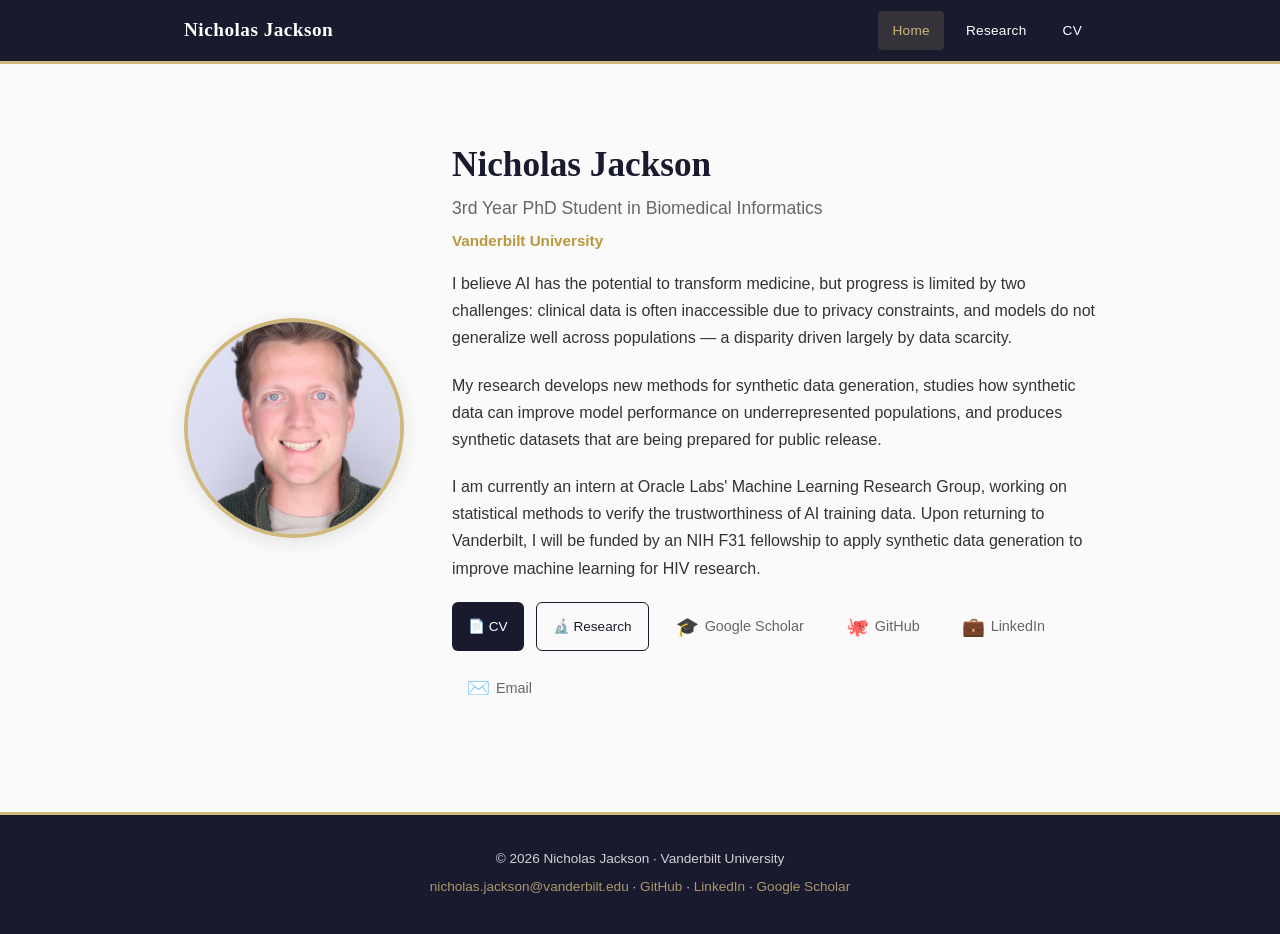
<file: index.html>
<!DOCTYPE html>
<html lang="en">
<head>
  <meta charset="UTF-8">
  <meta name="viewport" content="width=device-width, initial-scale=1.0">
  <meta name="description" content="Nicholas Jackson — 3rd Year PhD Student in Biomedical Informatics at Vanderbilt University. Research in synthetic data, federated learning, and AI fairness.">
  <title>Nicholas Jackson | 3rd Year PhD Student in Biomedical Informatics</title>
  <link rel="stylesheet" href="css/style.css">
  <link rel="icon" href="data:image/svg+xml,<svg xmlns='http://www.w3.org/2000/svg' viewBox='0 0 100 100'><text y='0.9em' font-size='90'>NJ</text></svg>">
</head>
<body>
  <!-- Navigation -->
  <nav>
    <div class="nav-inner">
      <a href="index.html" class="nav-logo">Nicholas Jackson</a>
      <button class="nav-toggle" aria-label="Toggle navigation menu">☰</button>
      <div class="nav-links">
        <a href="index.html">Home</a>
        <a href="publications.html">Research</a>
        <a href="cv/index.html">CV</a>
      </div>
    </div>
  </nav>

  <!-- Main Content -->
  <main>
    <div class="container">
      <!-- Hero Section -->
      <section class="hero">
        <div class="hero-image">
          <img src="headshot.jpg" alt="Nicholas Jackson headshot">
        </div>
        <div class="hero-text">
          <h1>Nicholas Jackson</h1>
          <p class="title">3rd Year PhD Student in Biomedical Informatics</p>
          <p class="affiliation">Vanderbilt University</p>
          <p class="intro">
            I believe AI has the potential to transform medicine, but progress is limited by two challenges: clinical data is often inaccessible due to privacy constraints, and models do not generalize well across populations — a disparity driven largely by data scarcity.
          </p>
          <p class="intro">
            My research develops new methods for synthetic data generation, studies how synthetic data can improve model performance on underrepresented populations, and produces synthetic datasets that are being prepared for public release.
          </p>
          <p class="intro">
            I am currently an intern at Oracle Labs' Machine Learning Research Group, working on statistical methods to verify the trustworthiness of AI training data. Upon returning to Vanderbilt, I will be funded by an NIH F31 fellowship to apply synthetic data generation to improve machine learning for HIV research.
          </p>
          <div class="hero-links">
            <a href="cv/index.html" class="btn-primary">📄 CV</a>
            <a href="publications.html" class="btn-outline">🔬 Research</a>
            <a href="https://scholar.google.com/citations?user=ve19UQsAAAAJ&hl=en&authuser=1" class="btn-icon" target="_blank" rel="noopener"><span class="icon">🎓</span> Google Scholar</a>
            <a href="https://github.com/nicholas-j-jackson" class="btn-icon" target="_blank" rel="noopener"><span class="icon">🐙</span> GitHub</a>
            <a href="https://www.linkedin.com/in/nicholas-jackson-b7a621195/" class="btn-icon" target="_blank" rel="noopener"><span class="icon">💼</span> LinkedIn</a>
            <a href="mailto:nicholas.jackson@vanderbilt.edu" class="btn-icon"><span class="icon">✉️</span> Email</a>
          </div>
        </div>
      </section>
    </div>
  </main>

  <!-- Footer -->
  <footer>
    <div class="footer-inner">
      <p>© 2026 Nicholas Jackson · Vanderbilt University</p>
      <p>
        <a href="mailto:nicholas.jackson@vanderbilt.edu">nicholas.jackson@vanderbilt.edu</a>
        ·
        <a href="https://github.com/nicholas-j-jackson" target="_blank" rel="noopener">GitHub</a>
        ·
        <a href="https://www.linkedin.com/in/nicholas-jackson-b7a621195/" target="_blank" rel="noopener">LinkedIn</a>
        ·
        <a href="https://scholar.google.com/citations?user=ve19UQsAAAAJ&hl=en&authuser=1" target="_blank" rel="noopener">Google Scholar</a>
      </p>
    </div>
  </footer>

  <script src="js/main.js"></script>
</body>
</html>
</file>
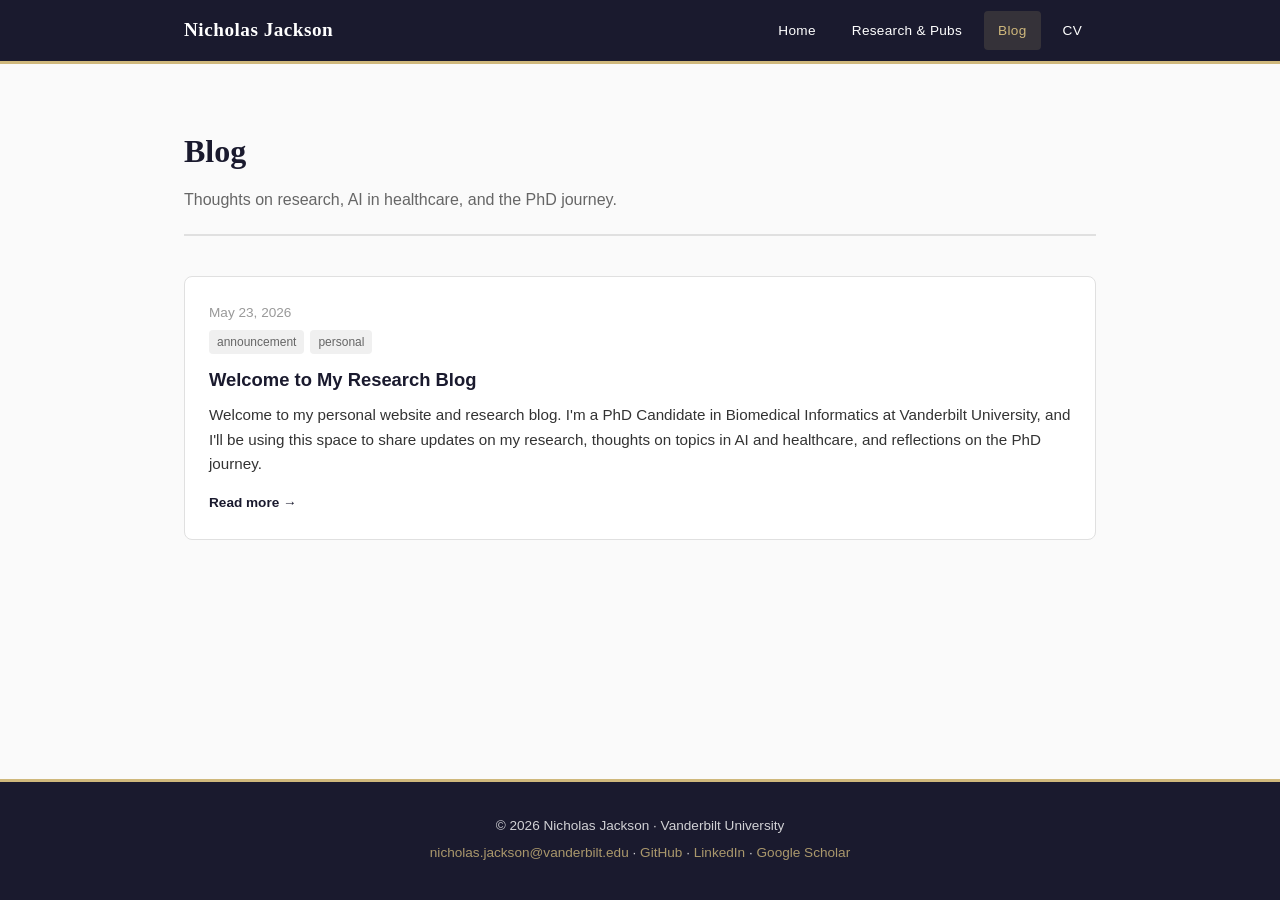
<file: blog/index.html>
<!DOCTYPE html>
<html lang="en">
<head>
  <meta charset="UTF-8">
  <meta name="viewport" content="width=device-width, initial-scale=1.0">
  <meta name="description" content="Blog — Nicholas Jackson, Vanderbilt Biomedical Informatics">
  <title>Blog | Nicholas Jackson</title>
  <link rel="stylesheet" href="../css/style.css">
  <link rel="icon" href="data:image/svg+xml,<svg xmlns='http://www.w3.org/2000/svg' viewBox='0 0 100 100'><text y='0.9em' font-size='90'>NJ</text></svg>">
</head>
<body>
  <nav>
    <div class="nav-inner">
      <a href="../index.html" class="nav-logo">Nicholas Jackson</a>
      <button class="nav-toggle" aria-label="Toggle navigation menu">☰</button>
      <div class="nav-links">
        <a href="../index.html">Home</a>
        <a href="../publications.html">Research & Pubs</a>
        <a href="index.html">Blog</a>
        <a href="../cv/index.html">CV</a>
      </div>
    </div>
  </nav>

  <main>
    <div class="container">
      <div class="page-header">
        <h1>Blog</h1>
        <p>Thoughts on research, AI in healthcare, and the PhD journey.</p>
      </div>

      <div id="blog-posts">
        <p>Loading posts...</p>
      </div>
    </div>
  </main>

  <footer>
    <div class="footer-inner">
      <p>© 2026 Nicholas Jackson · Vanderbilt University</p>
      <p>
        <a href="mailto:nicholas.jackson@vanderbilt.edu">nicholas.jackson@vanderbilt.edu</a>
        ·
        <a href="https://github.com/nicholas-j-jackson" target="_blank" rel="noopener">GitHub</a>
        ·
        <a href="https://www.linkedin.com/in/nicholas-jackson-b7a621195/" target="_blank" rel="noopener">LinkedIn</a>
        ·
        <a href="https://scholar.google.com/citations?user=ve19UQsAAAAJ&hl=en&authuser=1" target="_blank" rel="noopener">Google Scholar</a>
      </p>
    </div>
  </footer>

  <script src="../js/main.js"></script>
  <script src="../js/blog.js"></script>
</body>
</html>
</file>
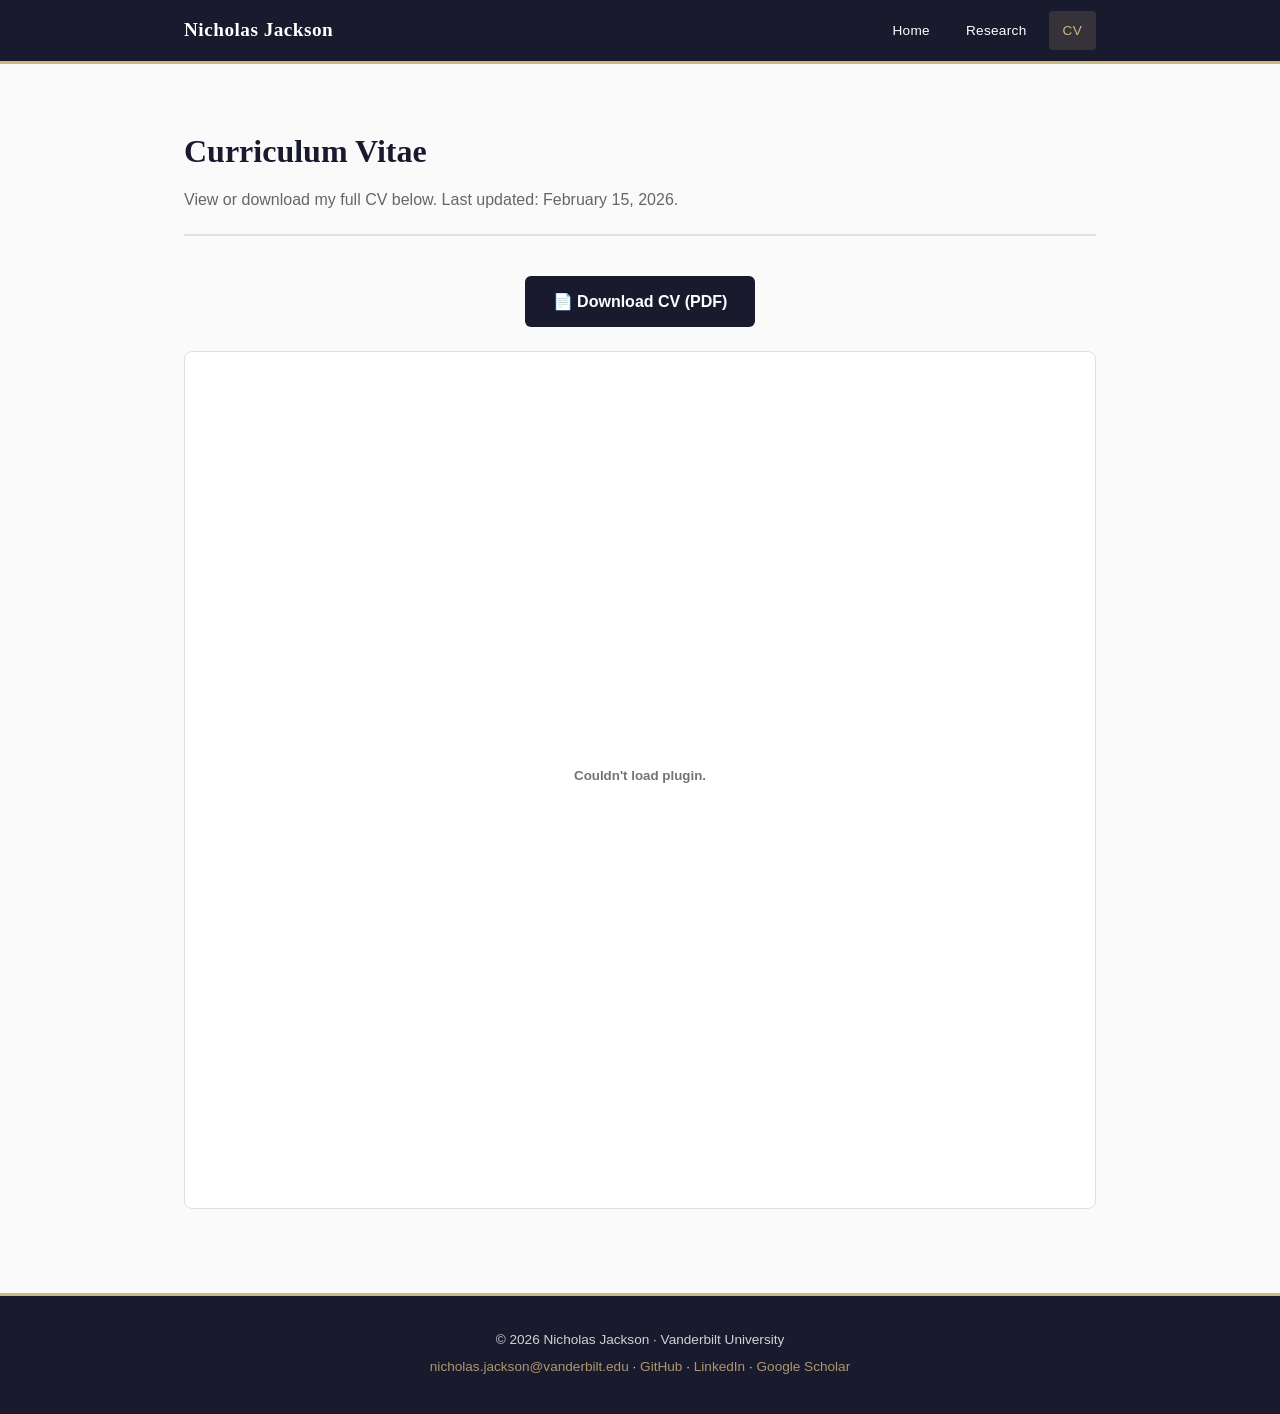
<file: cv/index.html>
<!DOCTYPE html>
<html lang="en">
<head>
  <meta charset="UTF-8">
  <meta name="viewport" content="width=device-width, initial-scale=1.0">
  <meta name="description" content="CV — Nicholas Jackson, 3rd Year PhD Student in Biomedical Informatics at Vanderbilt University">
  <title>CV | Nicholas Jackson</title>
  <link rel="stylesheet" href="../css/style.css">
  <link rel="icon" href="data:image/svg+xml,<svg xmlns='http://www.w3.org/2000/svg' viewBox='0 0 100 100'><text y='0.9em' font-size='90'>NJ</text></svg>">
</head>
<body>
  <nav>
    <div class="nav-inner">
      <a href="../index.html" class="nav-logo">Nicholas Jackson</a>
      <button class="nav-toggle" aria-label="Toggle navigation menu">☰</button>
      <div class="nav-links">
        <a href="../index.html">Home</a>
        <a href="../publications.html">Research</a>
        <a href="index.html">CV</a>
      </div>
    </div>
  </nav>

  <main>
    <div class="container">
      <div class="page-header">
        <h1>Curriculum Vitae</h1>
        <p>View or download my full CV below. Last updated: February 15, 2026.</p>
      </div>

      <div class="cv-download">
        <a href="../CV.pdf" target="_blank">📄 Download CV (PDF)</a>
      </div>

      <div class="cv-embed">
        <embed src="../CV.pdf" type="application/pdf">
      </div>
    </div>
  </main>

  <footer>
    <div class="footer-inner">
      <p>© 2026 Nicholas Jackson · Vanderbilt University</p>
      <p>
        <a href="mailto:nicholas.jackson@vanderbilt.edu">nicholas.jackson@vanderbilt.edu</a>
        ·
        <a href="https://github.com/nicholas-j-jackson" target="_blank" rel="noopener">GitHub</a>
        ·
        <a href="https://www.linkedin.com/in/nicholas-jackson-b7a621195/" target="_blank" rel="noopener">LinkedIn</a>
        ·
        <a href="https://scholar.google.com/citations?user=ve19UQsAAAAJ&hl=en&authuser=1" target="_blank" rel="noopener">Google Scholar</a>
      </p>
    </div>
  </footer>

  <script src="../js/main.js"></script>
</body>
</html>
</file>
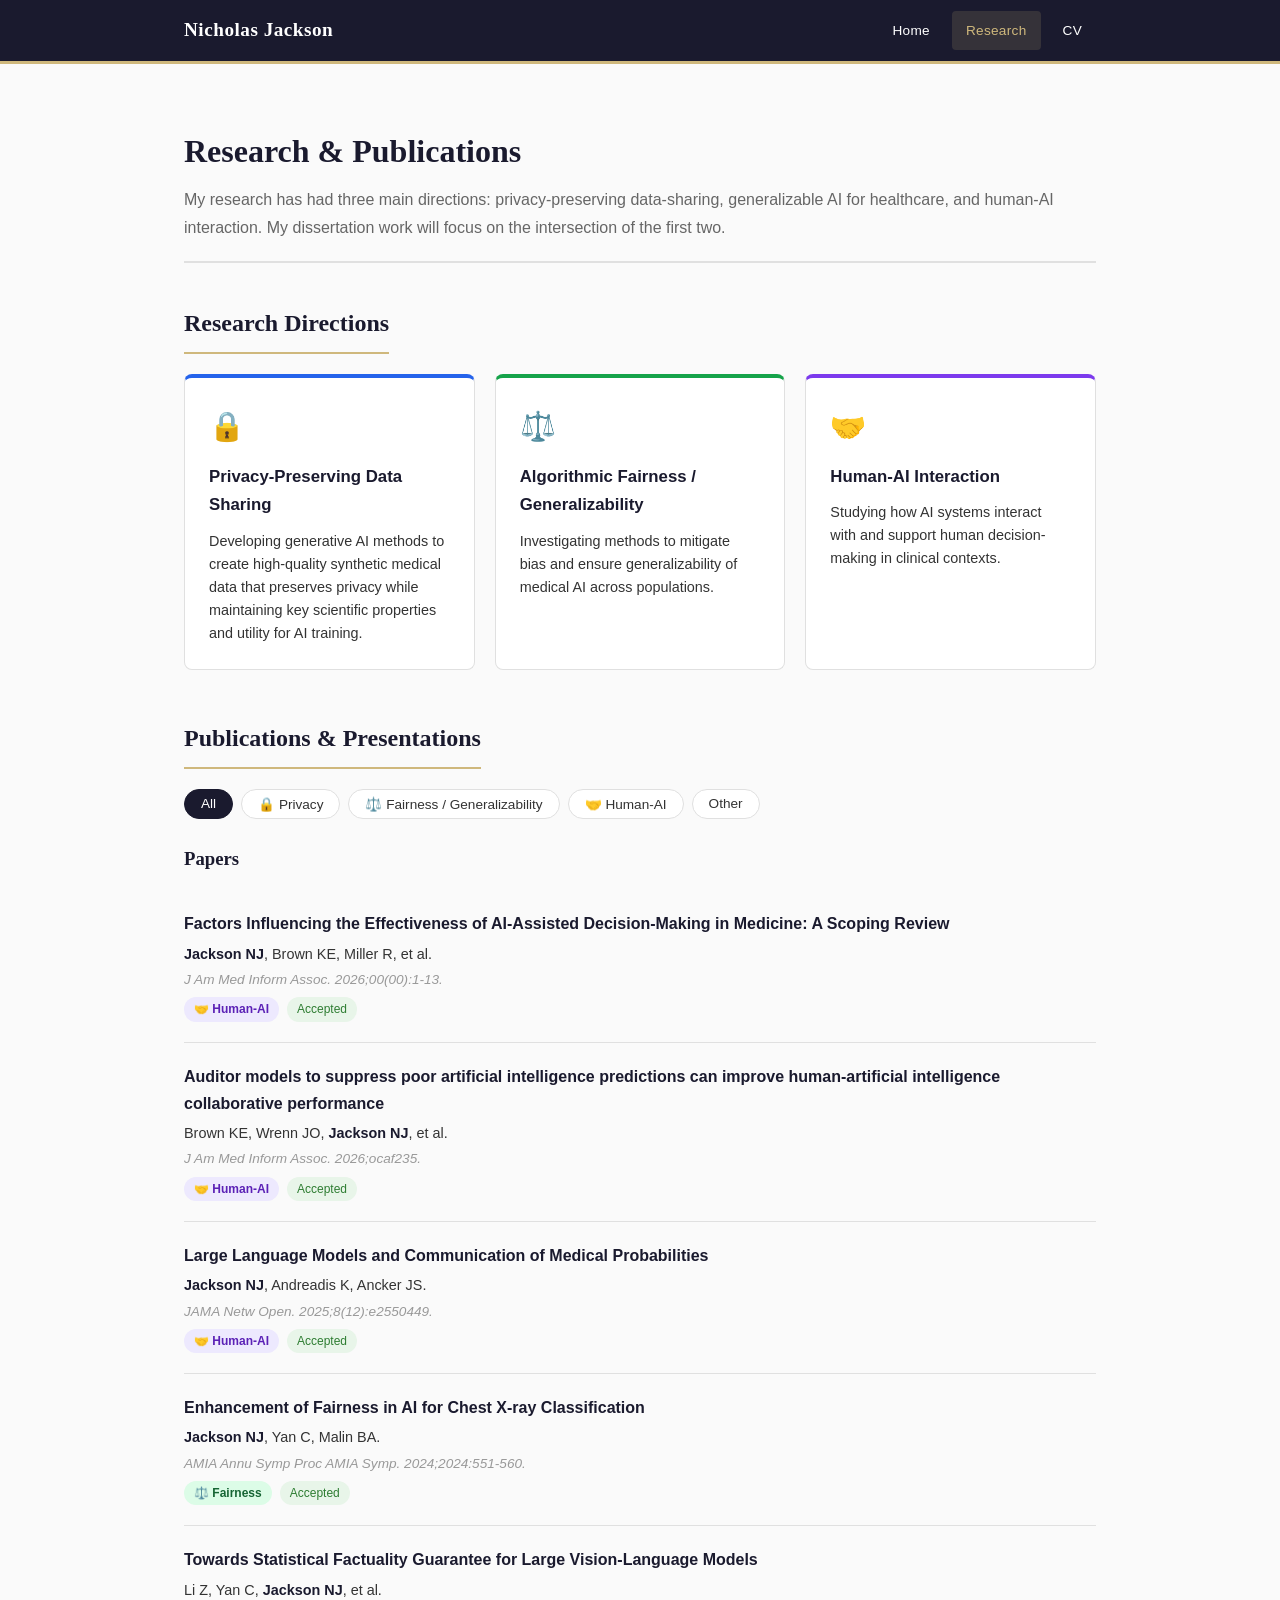
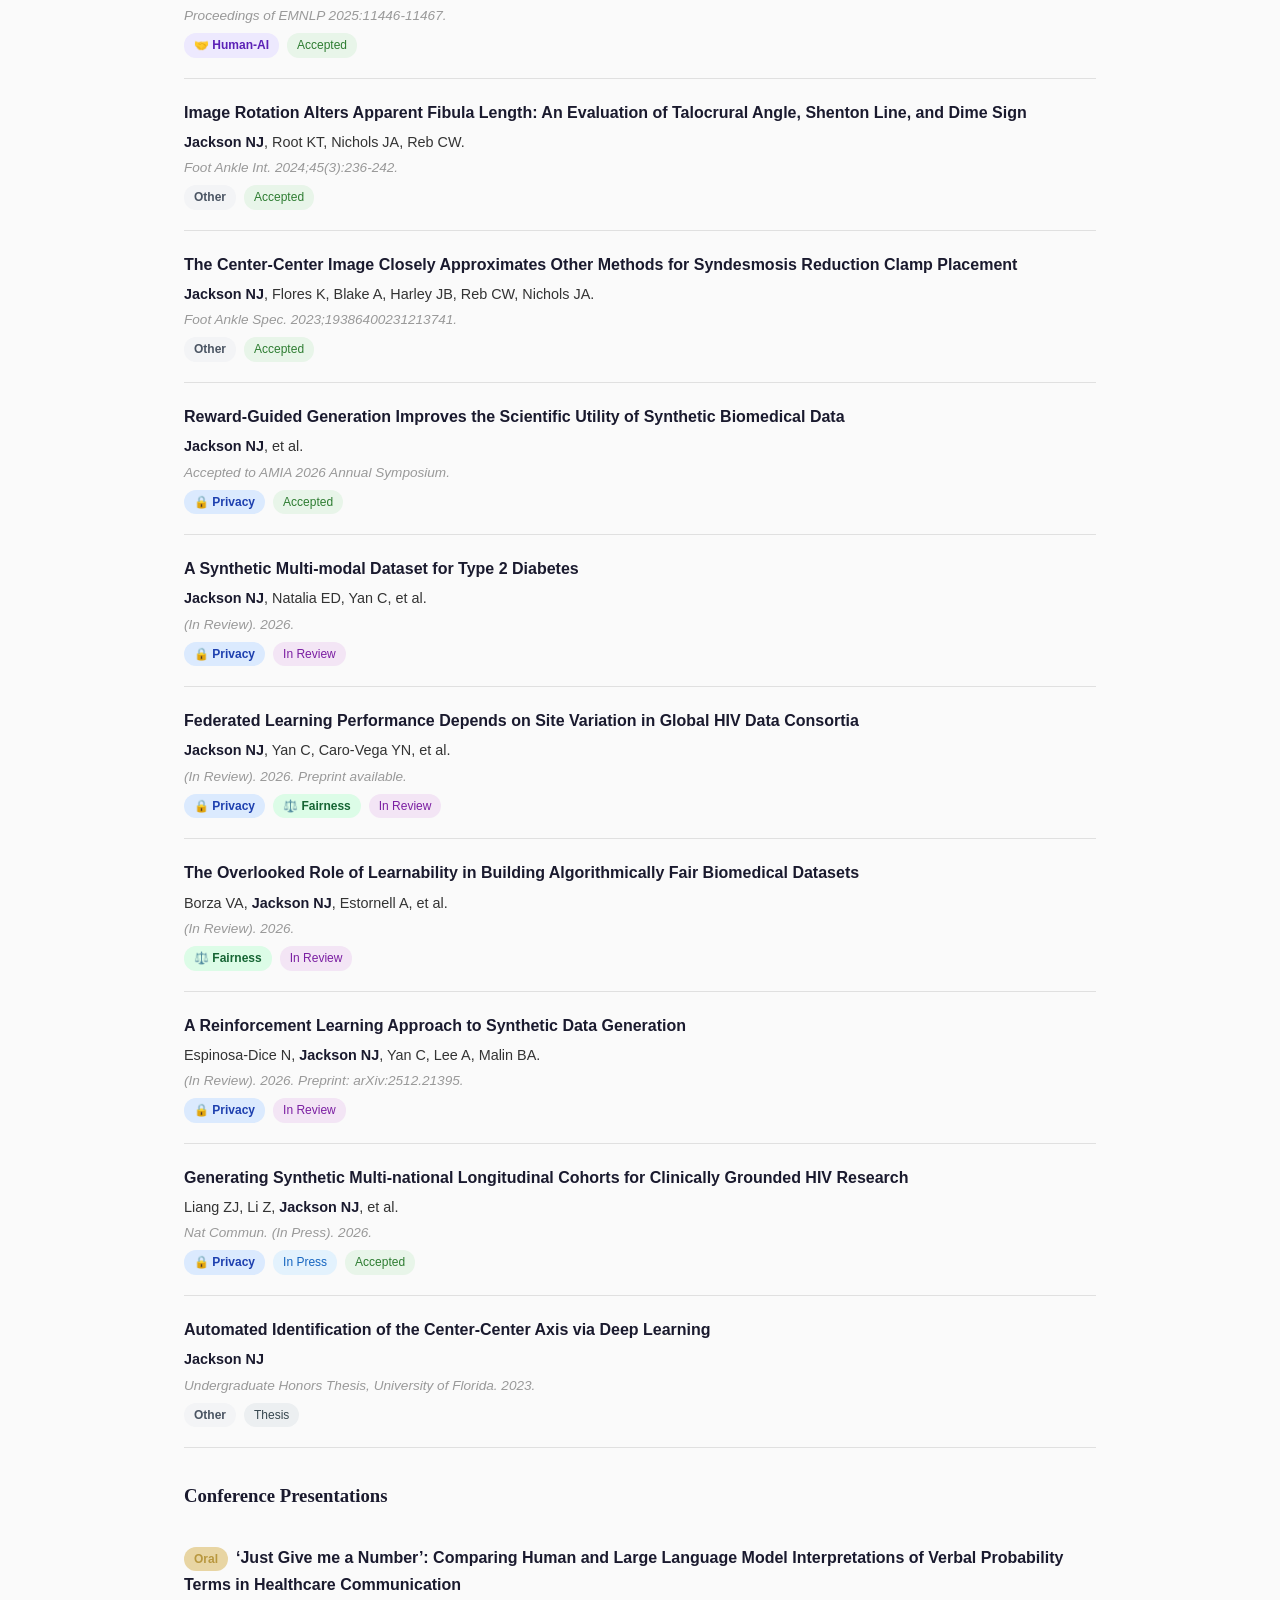
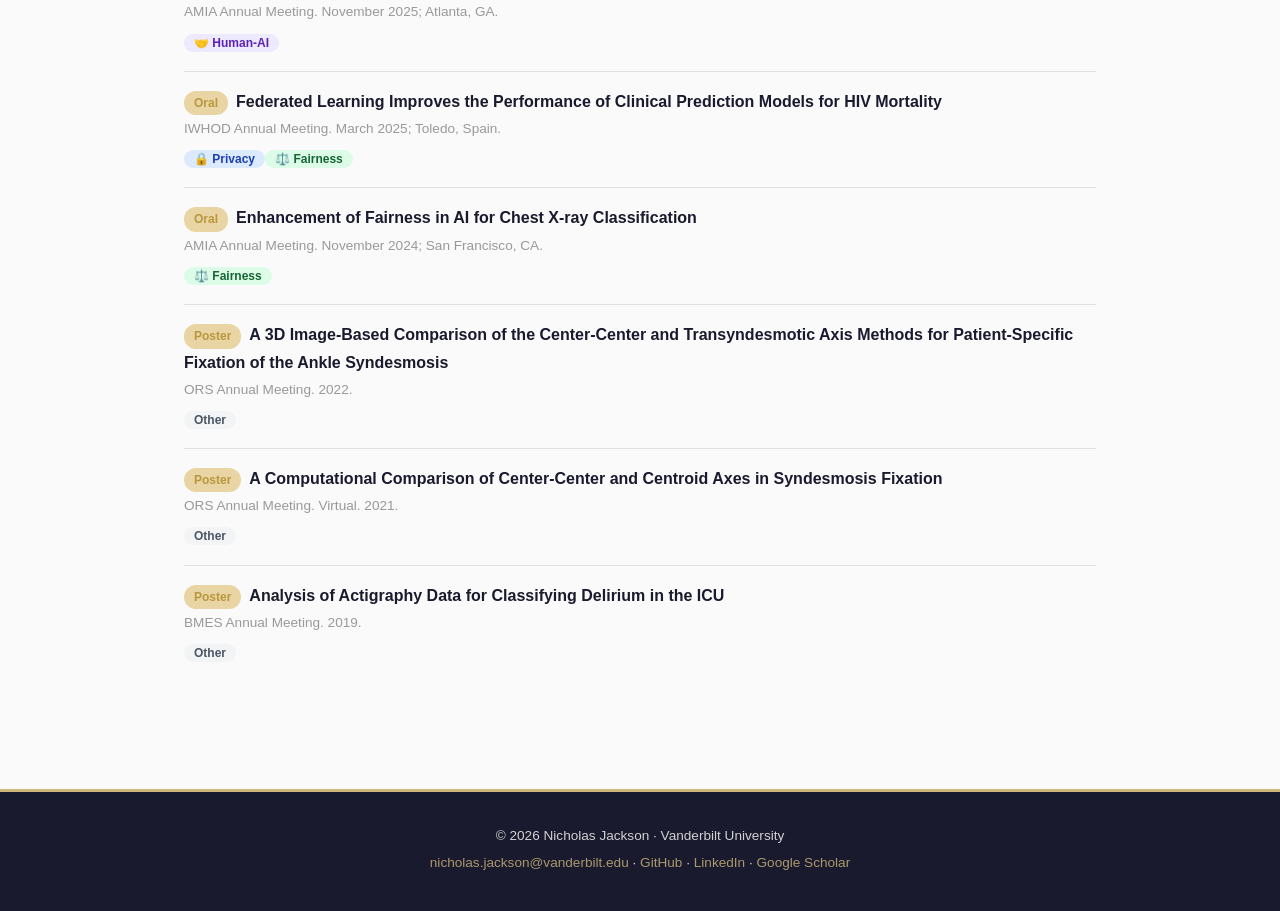
<file: publications.html>
<!DOCTYPE html>
<html lang="en">
<head>
  <meta charset="UTF-8">
  <meta name="viewport" content="width=device-width, initial-scale=1.0">
  <meta name="description" content="Research & Publications — Nicholas Jackson, 3rd Year PhD Student in Biomedical Informatics at Vanderbilt University">
  <title>Research & Publications | Nicholas Jackson</title>
  <link rel="stylesheet" href="css/style.css">
  <link rel="icon" href="data:image/svg+xml,<svg xmlns='http://www.w3.org/2000/svg' viewBox='0 0 100 100'><text y='0.9em' font-size='90'>NJ</text></svg>">
</head>
<body>
  <nav>
    <div class="nav-inner">
      <a href="index.html" class="nav-logo">Nicholas Jackson</a>
      <button class="nav-toggle" aria-label="Toggle navigation menu">☰</button>
      <div class="nav-links">
        <a href="index.html">Home</a>
        <a href="publications.html">Research</a>
        <a href="cv/index.html">CV</a>
      </div>
    </div>
  </nav>

  <main>
    <div class="container">
      <div class="page-header">
        <h1>Research & Publications</h1>
        <p>My research has had three main directions: privacy-preserving data-sharing, generalizable AI for healthcare, and human-AI interaction. My dissertation work will focus on the intersection of the first two.</p>
      </div>

      <!-- Research Directions -->
      <section class="section">
        <h2>Research Directions</h2>
        <div class="direction-grid">
          <div class="direction-card dir-privacy">
            <div class="dir-icon">🔒</div>
            <h3>Privacy-Preserving Data Sharing</h3>
            <!--
            <p>
              Developing generative AI methods to create high-quality synthetic medical data that preserves privacy while maintaining utility. This includes multi-modal synthetic datasets (AI-READI), reinforcement learning approaches to generation, and privacy-preserving federated learning across international cohorts for HIV research.
            </p>
            -->
            <p>
              Developing generative AI methods to create high-quality synthetic medical data that preserves privacy while maintaining key scientific properties and utility for AI training.  
            </p>
          </div>
          <div class="direction-card dir-fairness">
            <div class="dir-icon">⚖️</div>
            <h3>Algorithmic Fairness / Generalizability</h3>
            <!-- 
            <p>
              Investigating methods to mitigate bias and ensure equitable performance of medical AI across demographic groups. Research includes synthetic data for fairness in chest X-ray classification, characterizing learnability in algorithmic fairness, and evaluating model sensitivity to data heterogeneity in multi-site studies.
            </p>
             -->
            <p>
              Investigating methods to mitigate bias and ensure generalizability of medical AI across populations.
            </p>
          </div>
          <div class="direction-card dir-hai">
            <div class="dir-icon">🤝</div>
            <h3>Human-AI Interaction</h3>
            <p>
              Studying how AI systems interact with and support human decision-making in clinical contexts.
            </p>
          </div>
        </div>
      </section>

      <!-- Filtered Publications & Presentations -->
      <section class="section">
        <h2>Publications & Presentations</h2>

        <div class="filter-bar">
          <button class="filter-btn active" data-filter="all">All</button>
          <button class="filter-btn filter-privacy" data-filter="privacy">🔒 Privacy</button>
          <button class="filter-btn filter-fairness" data-filter="fairness">⚖️ Fairness / Generalizability</button>
          <button class="filter-btn filter-hai" data-filter="hai">🤝 Human-AI</button>
          <button class="filter-btn" data-filter="other">Other</button>
        </div>

        <!-- Papers -->
        <h3 style="font-family: 'Georgia', serif; color: #1A1A2E; margin-bottom: 16px;">Papers</h3>

        <div class="publication" data-topic="hai">
          <div class="pub-title"><a href="https://doi.org/10.1093/jamia/ocag002" target="_blank" rel="noopener">Factors Influencing the Effectiveness of AI-Assisted Decision-Making in Medicine: A Scoping Review</a></div>
          <div class="pub-authors"><strong>Jackson NJ</strong>, Brown KE, Miller R, et al.</div>
          <div class="pub-journal">J Am Med Inform Assoc. 2026;00(00):1-13.</div>
          <div class="pub-tags"><span class="pub-tag direction dir-hai">🤝 Human-AI</span><span class="pub-tag accepted">Accepted</span></div>
        </div>

        <div class="publication" data-topic="hai">
          <div class="pub-title"><a href="https://doi.org/10.1093/jamia/ocaf235" target="_blank" rel="noopener">Auditor models to suppress poor artificial intelligence predictions can improve human-artificial intelligence collaborative performance</a></div>
          <div class="pub-authors">Brown KE, Wrenn JO, <strong>Jackson NJ</strong>, et al.</div>
          <div class="pub-journal">J Am Med Inform Assoc. 2026;ocaf235.</div>
          <div class="pub-tags"><span class="pub-tag direction dir-hai">🤝 Human-AI</span><span class="pub-tag accepted">Accepted</span></div>
        </div>

        <div class="publication" data-topic="hai">
          <div class="pub-title"><a href="https://doi.org/10.1001/jamanetworkopen.2025.50449" target="_blank" rel="noopener">Large Language Models and Communication of Medical Probabilities</a></div>
          <div class="pub-authors"><strong>Jackson NJ</strong>, Andreadis K, Ancker JS.</div>
          <div class="pub-journal">JAMA Netw Open. 2025;8(12):e2550449.</div>
          <div class="pub-tags"><span class="pub-tag direction dir-hai">🤝 Human-AI</span><span class="pub-tag accepted">Accepted</span></div>
        </div>

        <div class="publication" data-topic="fairness">
          <div class="pub-title"><a href="https://pmc.ncbi.nlm.nih.gov/articles/PMC12099404/" target="_blank" rel="noopener">Enhancement of Fairness in AI for Chest X-ray Classification</a></div>
          <div class="pub-authors"><strong>Jackson NJ</strong>, Yan C, Malin BA.</div>
          <div class="pub-journal">AMIA Annu Symp Proc AMIA Symp. 2024;2024:551-560.</div>
          <div class="pub-tags"><span class="pub-tag direction dir-fairness">⚖️ Fairness</span><span class="pub-tag accepted">Accepted</span></div>
        </div>

        <div class="publication" data-topic="hai">
          <div class="pub-title"><a href="https://doi.org/10.18653/v1/2025.emnlp-main.576" target="_blank" rel="noopener">Towards Statistical Factuality Guarantee for Large Vision-Language Models</a></div>
          <div class="pub-authors">Li Z, Yan C, <strong>Jackson NJ</strong>, et al.</div>
          <div class="pub-journal">Proceedings of EMNLP 2025:11446-11467.</div>
          <div class="pub-tags"><span class="pub-tag direction dir-hai">🤝 Human-AI</span><span class="pub-tag accepted">Accepted</span></div>
        </div>

        <div class="publication" data-topic="other">
          <div class="pub-title"><a href="https://doi.org/10.1177/10711007231221991" target="_blank" rel="noopener">Image Rotation Alters Apparent Fibula Length: An Evaluation of Talocrural Angle, Shenton Line, and Dime Sign</a></div>
          <div class="pub-authors"><strong>Jackson NJ</strong>, Root KT, Nichols JA, Reb CW.</div>
          <div class="pub-journal">Foot Ankle Int. 2024;45(3):236-242.</div>
          <div class="pub-tags"><span class="pub-tag direction dir-other">Other</span><span class="pub-tag accepted">Accepted</span></div>
        </div>

        <div class="publication" data-topic="other">
          <div class="pub-title"><a href="https://doi.org/10.1177/19386400231213741" target="_blank" rel="noopener">The Center-Center Image Closely Approximates Other Methods for Syndesmosis Reduction Clamp Placement</a></div>
          <div class="pub-authors"><strong>Jackson NJ</strong>, Flores K, Blake A, Harley JB, Reb CW, Nichols JA.</div>
          <div class="pub-journal">Foot Ankle Spec. 2023;19386400231213741.</div>
          <div class="pub-tags"><span class="pub-tag direction dir-other">Other</span><span class="pub-tag accepted">Accepted</span></div>
        </div>

        <div class="publication" data-topic="privacy">
          <div class="pub-title"><a href="https://pmc.ncbi.nlm.nih.gov/articles/PMC13015641/" target="_blank" rel="noopener">Reward-Guided Generation Improves the Scientific Utility of Synthetic Biomedical Data</a></div>
          <div class="pub-authors"><strong>Jackson NJ</strong>, et al.</div>
          <div class="pub-journal">Accepted to AMIA 2026 Annual Symposium.</div>
          <div class="pub-tags"><span class="pub-tag direction dir-privacy">🔒 Privacy</span><span class="pub-tag accepted">Accepted</span></div>
        </div>

        <div class="publication" data-topic="privacy">
          <div class="pub-title">A Synthetic Multi-modal Dataset for Type 2 Diabetes</div>
          <div class="pub-authors"><strong>Jackson NJ</strong>, Natalia ED, Yan C, et al.</div>
          <div class="pub-journal">(In Review). 2026.</div>
          <div class="pub-tags"><span class="pub-tag direction dir-privacy">🔒 Privacy</span><span class="pub-tag in-review">In Review</span></div>
        </div>

        <div class="publication" data-topic="privacy fairness">
          <div class="pub-title"><a href="https://pmc.ncbi.nlm.nih.gov/articles/PMC13042089/" target="_blank" rel="noopener">Federated Learning Performance Depends on Site Variation in Global HIV Data Consortia</a></div>
          <div class="pub-authors"><strong>Jackson NJ</strong>, Yan C, Caro-Vega YN, et al.</div>
          <div class="pub-journal">(In Review). 2026. Preprint available.</div>
          <div class="pub-tags"><span class="pub-tag direction dir-privacy">🔒 Privacy</span><span class="pub-tag direction dir-fairness">⚖️ Fairness</span><span class="pub-tag in-review">In Review</span></div>
        </div>

        <div class="publication" data-topic="fairness">
          <div class="pub-title">The Overlooked Role of Learnability in Building Algorithmically Fair Biomedical Datasets</div>
          <div class="pub-authors">Borza VA, <strong>Jackson NJ</strong>, Estornell A, et al.</div>
          <div class="pub-journal">(In Review). 2026.</div>
          <div class="pub-tags"><span class="pub-tag direction dir-fairness">⚖️ Fairness</span><span class="pub-tag in-review">In Review</span></div>
        </div>

        <div class="publication" data-topic="privacy">
          <div class="pub-title"><a href="https://doi.org/10.48550/arXiv.2512.21395" target="_blank" rel="noopener">A Reinforcement Learning Approach to Synthetic Data Generation</a></div>
          <div class="pub-authors">Espinosa-Dice N, <strong>Jackson NJ</strong>, Yan C, Lee A, Malin BA.</div>
          <div class="pub-journal">(In Review). 2026. Preprint: arXiv:2512.21395.</div>
          <div class="pub-tags"><span class="pub-tag direction dir-privacy">🔒 Privacy</span><span class="pub-tag in-review">In Review</span></div>
        </div>

        <div class="publication" data-topic="privacy">
          <div class="pub-title"><a href="https://doi.org/10.1101/2025.11.14.25340245" target="_blank" rel="noopener">Generating Synthetic Multi-national Longitudinal Cohorts for Clinically Grounded HIV Research</a></div>
          <div class="pub-authors">Liang ZJ, Li Z, <strong>Jackson NJ</strong>, et al.</div>
          <div class="pub-journal">Nat Commun. (In Press). 2026.</div>
          <div class="pub-tags"><span class="pub-tag direction dir-privacy">🔒 Privacy</span><span class="pub-tag in-press">In Press</span><span class="pub-tag accepted">Accepted</span></div>
        </div>

        <div class="publication" data-topic="other">
          <div class="pub-title">Automated Identification of the Center-Center Axis via Deep Learning</div>
          <div class="pub-authors"><strong>Jackson NJ</strong></div>
          <div class="pub-journal">Undergraduate Honors Thesis, University of Florida. 2023.</div>
          <div class="pub-tags"><span class="pub-tag direction dir-other">Other</span><span class="pub-tag thesis">Thesis</span></div>
        </div>

        <!-- Conference Presentations -->
        <h3 style="font-family: 'Georgia', serif; color: #1A1A2E; margin: 32px 0 16px;">Conference Presentations</h3>

        <div class="presentation" data-topic="hai">
          <div class="pres-title"><span class="pres-type">Oral</span>&lsquo;Just Give me a Number&rsquo;: Comparing Human and Large Language Model Interpretations of Verbal Probability Terms in Healthcare Communication</div>
          <div class="pres-meta">AMIA Annual Meeting. November 2025; Atlanta, GA.</div>
          <div class="pub-tags" style="margin-top: 4px;"><span class="pub-tag direction dir-hai">🤝 Human-AI</span></div>
        </div>

        <div class="presentation" data-topic="privacy fairness">
          <div class="pres-title"><span class="pres-type">Oral</span>Federated Learning Improves the Performance of Clinical Prediction Models for HIV Mortality</div>
          <div class="pres-meta">IWHOD Annual Meeting. March 2025; Toledo, Spain.</div>
          <div class="pub-tags" style="margin-top: 4px;"><span class="pub-tag direction dir-privacy">🔒 Privacy</span><span class="pub-tag direction dir-fairness">⚖️ Fairness</span></div>
        </div>

        <div class="presentation" data-topic="fairness">
          <div class="pres-title"><span class="pres-type">Oral</span>Enhancement of Fairness in AI for Chest X-ray Classification</div>
          <div class="pres-meta">AMIA Annual Meeting. November 2024; San Francisco, CA.</div>
          <div class="pub-tags" style="margin-top: 4px;"><span class="pub-tag direction dir-fairness">⚖️ Fairness</span></div>
        </div>

        <div class="presentation" data-topic="other">
          <div class="pres-title"><span class="pres-type">Poster</span>A 3D Image-Based Comparison of the Center-Center and Transyndesmotic Axis Methods for Patient-Specific Fixation of the Ankle Syndesmosis</div>
          <div class="pres-meta">ORS Annual Meeting. 2022.</div>
          <div class="pub-tags" style="margin-top: 4px;"><span class="pub-tag direction dir-other">Other</span></div>
        </div>

        <div class="presentation" data-topic="other">
          <div class="pres-title"><span class="pres-type">Poster</span>A Computational Comparison of Center-Center and Centroid Axes in Syndesmosis Fixation</div>
          <div class="pres-meta">ORS Annual Meeting. Virtual. 2021.</div>
          <div class="pub-tags" style="margin-top: 4px;"><span class="pub-tag direction dir-other">Other</span></div>
        </div>

        <div class="presentation" data-topic="other">
          <div class="pres-title"><span class="pres-type">Poster</span>Analysis of Actigraphy Data for Classifying Delirium in the ICU</div>
          <div class="pres-meta">BMES Annual Meeting. 2019.</div>
          <div class="pub-tags" style="margin-top: 4px;"><span class="pub-tag direction dir-other">Other</span></div>
        </div>
      </section>
    </div>
  </main>

  <footer>
    <div class="footer-inner">
      <p>© 2026 Nicholas Jackson · Vanderbilt University</p>
      <p>
        <a href="mailto:nicholas.jackson@vanderbilt.edu">nicholas.jackson@vanderbilt.edu</a>
        ·
        <a href="https://github.com/nicholas-j-jackson" target="_blank" rel="noopener">GitHub</a>
        ·
        <a href="https://www.linkedin.com/in/nicholas-jackson-b7a621195/" target="_blank" rel="noopener">LinkedIn</a>
        ·
        <a href="https://scholar.google.com/citations?user=ve19UQsAAAAJ&hl=en&authuser=1" target="_blank" rel="noopener">Google Scholar</a>
      </p>
    </div>
  </footer>

  <script src="js/main.js"></script>
  <script src="js/filter.js"></script>
</body>
</html>
</file>
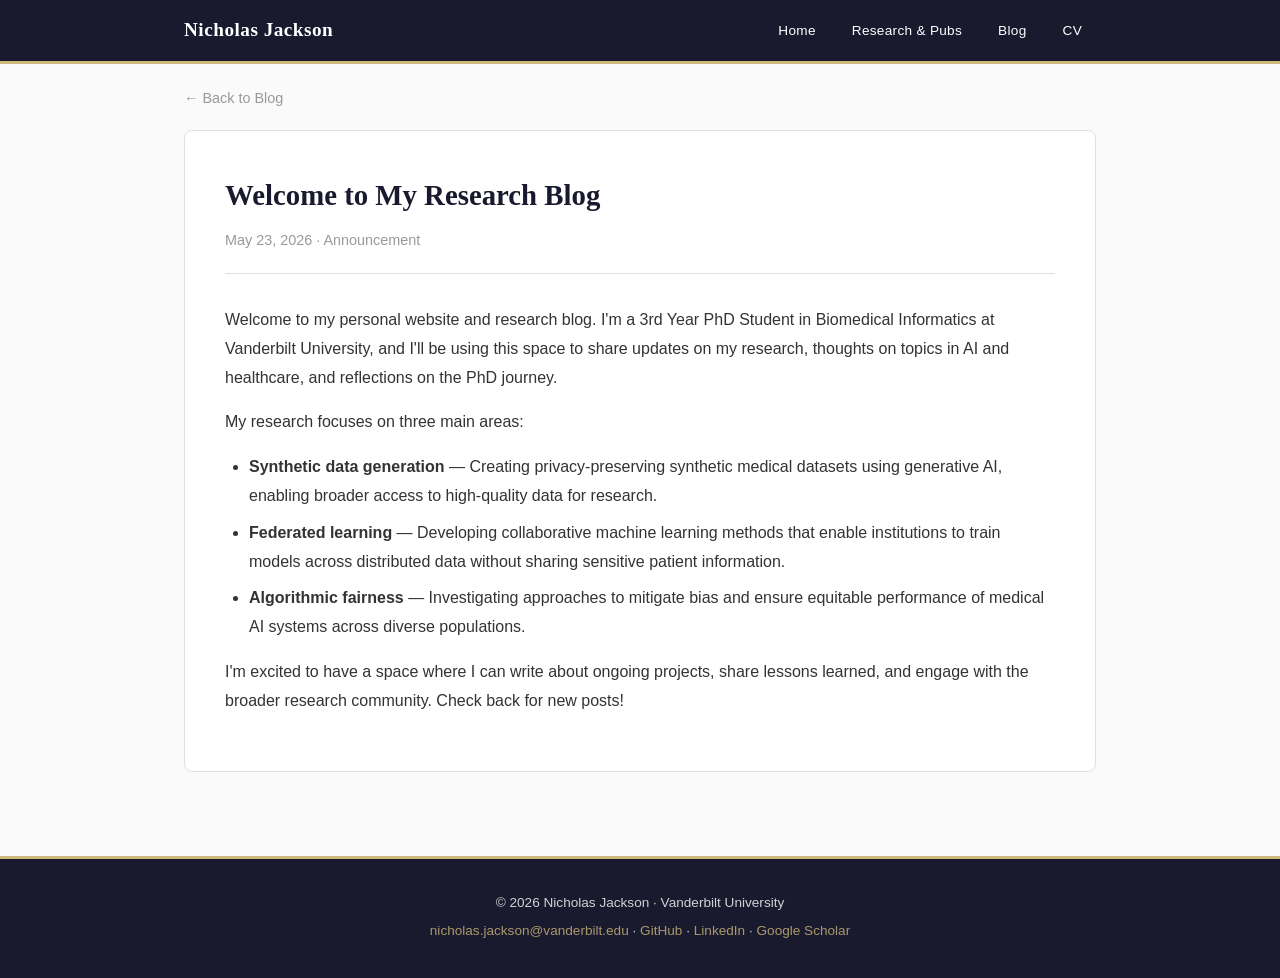
<file: blog/welcome.html>
<!DOCTYPE html>
<html lang="en">
<head>
  <meta charset="UTF-8">
  <meta name="viewport" content="width=device-width, initial-scale=1.0">
  <meta name="description" content="Welcome to My Research Blog — Nicholas Jackson">
  <title>Welcome to My Research Blog | Nicholas Jackson</title>
  <link rel="stylesheet" href="../css/style.css">
  <link rel="icon" href="data:image/svg+xml,<svg xmlns='http://www.w3.org/2000/svg' viewBox='0 0 100 100'><text y='0.9em' font-size='90'>NJ</text></svg>">
</head>
<body>
  <nav>
    <div class="nav-inner">
      <a href="../index.html" class="nav-logo">Nicholas Jackson</a>
      <button class="nav-toggle" aria-label="Toggle navigation menu">☰</button>
      <div class="nav-links">
        <a href="../index.html">Home</a>
        <a href="../publications.html">Research & Pubs</a>
        <a href="index.html">Blog</a>
        <a href="../cv/index.html">CV</a>
      </div>
    </div>
  </nav>

  <main>
    <div class="container">
      <a href="index.html" class="back-link">← Back to Blog</a>

      <article class="blog-post">
        <div class="post-header">
          <h1>Welcome to My Research Blog</h1>
          <div class="post-meta">May 23, 2026 · Announcement</div>
        </div>
        <div class="post-content">
          <p>Welcome to my personal website and research blog. I'm a 3rd Year PhD Student in Biomedical Informatics at Vanderbilt University, and I'll be using this space to share updates on my research, thoughts on topics in AI and healthcare, and reflections on the PhD journey.</p>

          <p>My research focuses on three main areas:</p>

          <ul>
            <li><strong>Synthetic data generation</strong> — Creating privacy-preserving synthetic medical datasets using generative AI, enabling broader access to high-quality data for research.</li>
            <li><strong>Federated learning</strong> — Developing collaborative machine learning methods that enable institutions to train models across distributed data without sharing sensitive patient information.</li>
            <li><strong>Algorithmic fairness</strong> — Investigating approaches to mitigate bias and ensure equitable performance of medical AI systems across diverse populations.</li>
          </ul>

          <p>I'm excited to have a space where I can write about ongoing projects, share lessons learned, and engage with the broader research community. Check back for new posts!</p>
        </div>
      </article>
    </div>
  </main>

  <footer>
    <div class="footer-inner">
      <p>© 2026 Nicholas Jackson · Vanderbilt University</p>
      <p>
        <a href="mailto:nicholas.jackson@vanderbilt.edu">nicholas.jackson@vanderbilt.edu</a>
        ·
        <a href="https://github.com/nicholas-j-jackson" target="_blank" rel="noopener">GitHub</a>
        ·
        <a href="https://www.linkedin.com/in/nicholas-jackson-b7a621195/" target="_blank" rel="noopener">LinkedIn</a>
        ·
        <a href="https://scholar.google.com/citations?user=ve19UQsAAAAJ&hl=en&authuser=1" target="_blank" rel="noopener">Google Scholar</a>
      </p>
    </div>
  </footer>

  <script src="../js/main.js"></script>
</body>
</html>
</file>
<file: css/style.css>
/* ===== CSS Variables & Reset ===== */
:root {
  --color-white: #FFFFFF;
  --color-off-white: #FAFAFA;
  --color-light-gray: #F0F0F0;
  --color-border: #E0E0E0;
  --color-text: #333333;
  --color-text-light: #666666;
  --color-text-muted: #999999;
  --color-navy: #1A1A2E;
  --color-gold: #CFB87C;
  --color-gold-light: #E8D5A3;
  --color-gold-dark: #B8973E;
  --color-link: #1A1A2E;
  --color-link-hover: #CFB87C;
  --font-main: 'Segoe UI', 'Helvetica Neue', Arial, sans-serif;
  --font-heading: 'Georgia', 'Times New Roman', serif;
  --font-mono: 'Consolas', 'Courier New', monospace;
  --max-width: 960px;
  --nav-height: 64px;
  --transition: 0.2s ease;
}

* {
  margin: 0;
  padding: 0;
  box-sizing: border-box;
}

html {
  scroll-behavior: smooth;
  font-size: 16px;
}

body {
  font-family: var(--font-main);
  color: var(--color-text);
  background: var(--color-off-white);
  line-height: 1.7;
  min-height: 100vh;
  display: flex;
  flex-direction: column;
}

a {
  color: var(--color-link);
  text-decoration: none;
  transition: color var(--transition);
}

a:hover {
  color: var(--color-link-hover);
}

img {
  max-width: 100%;
  height: auto;
  display: block;
}

ul, ol {
  list-style: none;
}

/* ===== Navigation ===== */
nav {
  position: fixed;
  top: 0;
  left: 0;
  right: 0;
  height: var(--nav-height);
  background: var(--color-navy);
  z-index: 1000;
  display: flex;
  align-items: center;
  justify-content: center;
  border-bottom: 3px solid var(--color-gold);
}

nav .nav-inner {
  width: 100%;
  max-width: var(--max-width);
  padding: 0 24px;
  display: flex;
  align-items: center;
  justify-content: space-between;
}

nav .nav-logo {
  font-family: var(--font-heading);
  font-size: 1.2rem;
  font-weight: 700;
  color: var(--color-white);
  letter-spacing: 0.5px;
}

nav .nav-logo:hover {
  color: var(--color-gold);
}

nav .nav-links {
  display: flex;
  align-items: center;
  gap: 8px;
}

nav .nav-links a {
  color: var(--color-white);
  font-size: 0.85rem;
  padding: 8px 14px;
  border-radius: 4px;
  transition: background var(--transition), color var(--transition);
  font-weight: 500;
  letter-spacing: 0.3px;
}

nav .nav-links a:hover,
nav .nav-links a.active {
  background: rgba(207, 184, 124, 0.15);
  color: var(--color-gold);
}

nav .nav-toggle {
  display: none;
  background: none;
  border: none;
  cursor: pointer;
  padding: 8px;
  color: var(--color-white);
  font-size: 1.5rem;
}

/* ===== Mobile Nav ===== */
@media (max-width: 768px) {
  nav .nav-toggle {
    display: block;
  }

  nav .nav-links {
    display: none;
    position: absolute;
    top: var(--nav-height);
    left: 0;
    right: 0;
    background: var(--color-navy);
    flex-direction: column;
    padding: 16px;
    gap: 4px;
    border-bottom: 3px solid var(--color-gold);
  }

  nav .nav-links.open {
    display: flex;
  }

  nav .nav-links a {
    width: 100%;
    padding: 12px 16px;
    font-size: 1rem;
  }
}

/* ===== Main Content ===== */
main {
  flex: 1;
  padding-top: calc(var(--nav-height) + 20px);
  padding-bottom: 60px;
}

.container {
  max-width: var(--max-width);
  margin: 0 auto;
  padding: 0 24px;
}

/* ===== Hero Section ===== */
.hero {
  display: flex;
  align-items: center;
  gap: 48px;
  padding: 60px 0 40px;
}

.hero-image {
  flex-shrink: 0;
}

.hero-image img {
  width: 220px;
  height: 220px;
  border-radius: 50%;
  object-fit: cover;
  border: 4px solid var(--color-gold);
  box-shadow: 0 4px 20px rgba(0, 0, 0, 0.1);
}

.hero-text h1 {
  font-family: var(--font-heading);
  font-size: 2.2rem;
  color: var(--color-navy);
  margin-bottom: 8px;
  line-height: 1.2;
}

.hero-text .title {
  font-size: 1.1rem;
  color: var(--color-text-light);
  margin-bottom: 4px;
}

.hero-text .affiliation {
  font-size: 0.95rem;
  color: var(--color-gold-dark);
  font-weight: 600;
  margin-bottom: 16px;
}

.hero-text .intro {
  font-size: 1rem;
  line-height: 1.7;
  color: var(--color-text);
  margin-bottom: 20px;
}

.hero-links {
  display: flex;
  gap: 12px;
  flex-wrap: wrap;
}

.hero-links a {
  display: inline-flex;
  align-items: center;
  gap: 6px;
  padding: 8px 16px;
  border-radius: 6px;
  font-size: 0.85rem;
  font-weight: 500;
  transition: all var(--transition);
}

.hero-links .btn-primary {
  background: var(--color-navy);
  color: var(--color-white);
}

.hero-links .btn-primary:hover {
  background: var(--color-gold-dark);
  color: var(--color-white);
}

.hero-links .btn-outline {
  border: 1.5px solid var(--color-navy);
  color: var(--color-navy);
  background: transparent;
}

.hero-links .btn-outline:hover {
  background: var(--color-navy);
  color: var(--color-white);
}

.hero-links .btn-icon {
  padding: 8px 14px;
  border-radius: 6px;
  color: var(--color-text-light);
  font-size: 0.9rem;
  border: 1.5px solid transparent;
  transition: all var(--transition);
}

.hero-links .btn-icon:hover {
  color: var(--color-navy);
  border-color: var(--color-border);
  background: var(--color-light-gray);
}

.hero-links .btn-icon .icon {
  font-size: 1.15rem;
}

@media (max-width: 768px) {
  .hero {
    flex-direction: column;
    text-align: center;
    gap: 24px;
    padding: 40px 0 20px;
  }

  .hero-image img {
    width: 180px;
    height: 180px;
  }

  .hero-links {
    justify-content: center;
  }

  .hero-text h1 {
    font-size: 1.8rem;
  }
}

/* ===== Page Header ===== */
.page-header {
  padding: 40px 0 20px;
  border-bottom: 2px solid var(--color-border);
  margin-bottom: 40px;
}

.page-header h1 {
  font-family: var(--font-heading);
  font-size: 2rem;
  color: var(--color-navy);
  margin-bottom: 8px;
}

.page-header p {
  color: var(--color-text-light);
  font-size: 1rem;
}

/* ===== Sections ===== */
.section {
  margin-bottom: 48px;
}

.section h2 {
  font-family: var(--font-heading);
  font-size: 1.5rem;
  color: var(--color-navy);
  margin-bottom: 20px;
  padding-bottom: 8px;
  border-bottom: 2px solid var(--color-gold);
  display: inline-block;
}

/* ===== Research Cards ===== */
.research-card {
  background: var(--color-white);
  border: 1px solid var(--color-border);
  border-radius: 8px;
  padding: 24px;
  margin-bottom: 20px;
  transition: box-shadow var(--transition), border-color var(--transition);
}

.research-card:hover {
  box-shadow: 0 4px 12px rgba(0, 0, 0, 0.08);
  border-color: var(--color-gold);
}

.research-card h3 {
  font-size: 1.1rem;
  color: var(--color-navy);
  margin-bottom: 8px;
}

.research-card .meta {
  font-size: 0.85rem;
  color: var(--color-text-muted);
  margin-bottom: 10px;
}

.research-card p {
  font-size: 0.95rem;
  color: var(--color-text);
  line-height: 1.6;
}

/* ===== Publications ===== */
.publication {
  padding: 20px 0;
  border-bottom: 1px solid var(--color-border);
}

.publication:first-of-type {
  padding-top: 0;
}

.publication:last-of-type {
  border-bottom: none;
}

.publication .pub-title {
  font-size: 1rem;
  font-weight: 600;
  color: var(--color-navy);
  margin-bottom: 4px;
}

.publication .pub-title a {
  color: inherit;
}

.publication .pub-title a:hover {
  color: var(--color-gold-dark);
}

.publication .pub-authors {
  font-size: 0.9rem;
  color: var(--color-text);
  margin-bottom: 2px;
}

.publication .pub-authors strong {
  color: var(--color-navy);
}

.publication .pub-journal {
  font-size: 0.85rem;
  color: var(--color-text-muted);
  font-style: italic;
  margin-bottom: 4px;
}

.publication .pub-tags {
  display: flex;
  gap: 8px;
  flex-wrap: wrap;
  margin-top: 6px;
}

.publication .pub-tag {
  font-size: 0.75rem;
  padding: 2px 10px;
  border-radius: 12px;
  font-weight: 500;
}

.pub-tag.peer-reviewed {
  background: #E8F5E9;
  color: #2E7D32;
}

.pub-tag.preprint {
  background: #FFF3E0;
  color: #E65100;
}

.pub-tag.in-press {
  background: #E3F2FD;
  color: #1565C0;
}

.pub-tag.in-review {
  background: #F3E5F5;
  color: #7B1FA2;
}

.pub-tag.accepted {
  background: #E8F5E9;
  color: #2E7D32;
}

.pub-tag.thesis {
  background: #ECEFF1;
  color: #37474F;
}

/* ===== Presentations ===== */
.presentation {
  padding: 16px 0;
  border-bottom: 1px solid var(--color-border);
}

.presentation:last-of-type {
  border-bottom: none;
}

.presentation .pres-title {
  font-weight: 600;
  color: var(--color-navy);
}

.presentation .pres-type {
  display: inline-block;
  font-size: 0.75rem;
  padding: 2px 10px;
  border-radius: 12px;
  background: var(--color-gold-light);
  color: var(--color-gold-dark);
  font-weight: 600;
  margin-right: 8px;
}

.presentation .pres-meta {
  font-size: 0.85rem;
  color: var(--color-text-muted);
  margin-top: 2px;
}

/* ===== Awards ===== */
.award-item {
  display: flex;
  gap: 16px;
  padding: 16px 0;
  border-bottom: 1px solid var(--color-border);
}

.award-item:last-of-type {
  border-bottom: none;
}

.award-item .award-icon {
  font-size: 1.5rem;
  flex-shrink: 0;
  margin-top: 2px;
}

.award-item .award-name {
  font-weight: 600;
  color: var(--color-navy);
}

.award-item .award-date {
  font-size: 0.85rem;
  color: var(--color-text-muted);
}

.award-item .award-desc {
  font-size: 0.9rem;
  color: var(--color-text);
  margin-top: 2px;
}

/* ===== Experience ===== */
.exp-item {
  padding: 20px 0;
  border-bottom: 1px solid var(--color-border);
}

.exp-item:last-of-type {
  border-bottom: none;
}

.exp-item .exp-header {
  display: flex;
  justify-content: space-between;
  align-items: flex-start;
  flex-wrap: wrap;
  margin-bottom: 4px;
}

.exp-item .exp-role {
  font-weight: 600;
  color: var(--color-navy);
  font-size: 1.05rem;
}

.exp-item .exp-date {
  font-size: 0.85rem;
  color: var(--color-text-muted);
  white-space: nowrap;
}

.exp-item .exp-org {
  font-size: 0.9rem;
  color: var(--color-gold-dark);
  font-weight: 500;
  margin-bottom: 8px;
}

.exp-item .exp-desc {
  font-size: 0.95rem;
  color: var(--color-text);
  line-height: 1.6;
}

.exp-item ul {
  list-style: disc;
  padding-left: 20px;
  margin-top: 6px;
}

.exp-item ul li {
  font-size: 0.9rem;
  color: var(--color-text);
  margin-bottom: 4px;
}

/* ===== Blog ===== */
.blog-card {
  background: var(--color-white);
  border: 1px solid var(--color-border);
  border-radius: 8px;
  padding: 24px;
  margin-bottom: 20px;
  transition: box-shadow var(--transition), border-color var(--transition);
}

.blog-card:hover {
  box-shadow: 0 4px 12px rgba(0, 0, 0, 0.08);
  border-color: var(--color-gold);
}

.blog-card .blog-date {
  font-size: 0.85rem;
  color: var(--color-text-muted);
  margin-bottom: 6px;
}

.blog-card .blog-tags {
  display: flex;
  gap: 6px;
  flex-wrap: wrap;
  margin-bottom: 10px;
}

.blog-card .blog-tag {
  font-size: 0.75rem;
  padding: 2px 8px;
  border-radius: 4px;
  background: var(--color-light-gray);
  color: var(--color-text-light);
}

.blog-card h3 {
  font-size: 1.15rem;
  color: var(--color-navy);
  margin-bottom: 8px;
}

.blog-card h3 a {
  color: inherit;
}

.blog-card h3 a:hover {
  color: var(--color-gold-dark);
}

.blog-card p {
  font-size: 0.95rem;
  color: var(--color-text);
  line-height: 1.6;
  margin-bottom: 12px;
}

.blog-card .read-more {
  font-size: 0.85rem;
  font-weight: 600;
  color: var(--color-navy);
}

.blog-card .read-more:hover {
  color: var(--color-gold-dark);
}

/* Blog Post */
.blog-post {
  background: var(--color-white);
  border: 1px solid var(--color-border);
  border-radius: 8px;
  padding: 40px;
  margin-bottom: 24px;
}

.blog-post .post-header {
  margin-bottom: 32px;
  padding-bottom: 20px;
  border-bottom: 1px solid var(--color-border);
}

.blog-post .post-header h1 {
  font-family: var(--font-heading);
  font-size: 1.8rem;
  color: var(--color-navy);
  margin-bottom: 8px;
}

.blog-post .post-meta {
  font-size: 0.9rem;
  color: var(--color-text-muted);
}

.blog-post .post-content {
  font-size: 1rem;
  line-height: 1.8;
  color: var(--color-text);
}

.blog-post .post-content h2 {
  font-family: var(--font-heading);
  font-size: 1.4rem;
  color: var(--color-navy);
  margin: 32px 0 16px;
  padding-bottom: 8px;
  border-bottom: 2px solid var(--color-gold);
}

.blog-post .post-content h3 {
  font-family: var(--font-heading);
  font-size: 1.2rem;
  color: var(--color-navy);
  margin: 24px 0 12px;
}

.blog-post .post-content p {
  margin-bottom: 16px;
}

.blog-post .post-content ul,
.blog-post .post-content ol {
  list-style: disc;
  padding-left: 24px;
  margin-bottom: 16px;
}

.blog-post .post-content ol {
  list-style: decimal;
}

.blog-post .post-content li {
  margin-bottom: 8px;
}

.blog-post .post-content code {
  font-family: var(--font-mono);
  font-size: 0.9em;
  background: var(--color-light-gray);
  padding: 2px 6px;
  border-radius: 3px;
}

.blog-post .post-content blockquote {
  border-left: 4px solid var(--color-gold);
  padding: 12px 20px;
  margin: 16px 0;
  background: var(--color-light-gray);
  border-radius: 0 4px 4px 0;
  font-style: italic;
}

.blog-post .post-content a {
  color: var(--color-gold-dark);
  text-decoration: underline;
}

.blog-post .post-content a:hover {
  color: var(--color-navy);
}

/* ===== Contact ===== */
.contact-grid {
  display: grid;
  grid-template-columns: 1fr 1fr;
  gap: 40px;
}

.contact-info h3 {
  font-size: 1.1rem;
  color: var(--color-navy);
  margin-bottom: 16px;
}

.contact-item {
  display: flex;
  align-items: center;
  gap: 12px;
  padding: 12px 0;
  border-bottom: 1px solid var(--color-border);
}

.contact-item .contact-icon {
  font-size: 1.3rem;
  width: 36px;
  text-align: center;
  flex-shrink: 0;
}

.contact-item .contact-label {
  font-size: 0.85rem;
  color: var(--color-text-muted);
}

.contact-item .contact-value {
  font-size: 0.95rem;
  color: var(--color-navy);
}

@media (max-width: 768px) {
  .contact-grid {
    grid-template-columns: 1fr;
  }
}

/* ===== Back Link ===== */
.back-link {
  display: inline-flex;
  align-items: center;
  gap: 4px;
  font-size: 0.9rem;
  color: var(--color-text-muted);
  margin-bottom: 20px;
}

.back-link:hover {
  color: var(--color-navy);
}

/* ===== Footer ===== */
footer {
  background: var(--color-navy);
  color: var(--color-white);
  padding: 32px 0;
  text-align: center;
  border-top: 3px solid var(--color-gold);
}

footer .footer-inner {
  max-width: var(--max-width);
  margin: 0 auto;
  padding: 0 24px;
}

footer p {
  font-size: 0.85rem;
  opacity: 0.8;
  margin-bottom: 4px;
}

footer a {
  color: var(--color-gold);
}

footer a:hover {
  color: var(--color-white);
}

/* ===== Utility ===== */
.text-center {
  text-align: center;
}

.mb-20 {
  margin-bottom: 20px;
}

.mb-40 {
  margin-bottom: 40px;
}

.mt-20 {
  margin-top: 20px;
}

/* ===== CV Page ===== */
.cv-embed {
  background: var(--color-white);
  border: 1px solid var(--color-border);
  border-radius: 8px;
  padding: 24px;
  margin-bottom: 24px;
}

.cv-embed embed,
.cv-embed iframe {
  width: 100%;
  height: 800px;
  border: none;
  border-radius: 4px;
}

.cv-download {
  text-align: center;
  margin: 24px 0;
}

.cv-download a {
  display: inline-flex;
  align-items: center;
  gap: 8px;
  padding: 12px 28px;
  background: var(--color-navy);
  color: var(--color-white);
  border-radius: 6px;
  font-weight: 600;
  font-size: 1rem;
  transition: background var(--transition);
}

.cv-download a:hover {
  background: var(--color-gold-dark);
  color: var(--color-white);
}

/* ===== Skills Tags ===== */
.skills-grid {
  display: flex;
  flex-wrap: wrap;
  gap: 8px;
  margin-top: 8px;
}

.skill-tag {
  padding: 6px 16px;
  background: var(--color-white);
  border: 1px solid var(--color-border);
  border-radius: 20px;
  font-size: 0.85rem;
  color: var(--color-text);
  transition: all var(--transition);
}

.skill-tag:hover {
  border-color: var(--color-gold);
  background: var(--color-gold-light);
}

/* ===== Research Direction Cards ===== */
.direction-grid {
  display: grid;
  grid-template-columns: 1fr 1fr 1fr;
  gap: 20px;
  margin-bottom: 40px;
}

.direction-card {
  background: var(--color-white);
  border: 1px solid var(--color-border);
  border-radius: 8px;
  padding: 24px;
  transition: box-shadow var(--transition), border-color var(--transition);
  border-top: 4px solid var(--color-border);
}

.direction-card:hover {
  box-shadow: 0 4px 12px rgba(0, 0, 0, 0.08);
}

.direction-card .dir-icon {
  font-size: 1.8rem;
  margin-bottom: 12px;
}

.direction-card h3 {
  font-size: 1.05rem;
  color: var(--color-navy);
  margin-bottom: 10px;
}

.direction-card p {
  font-size: 0.9rem;
  color: var(--color-text);
  line-height: 1.6;
}

.direction-card.dir-privacy {
  border-top-color: #2563EB;
}

.direction-card.dir-fairness {
  border-top-color: #16A34A;
}

.direction-card.dir-hai {
  border-top-color: #7C3AED;
}

@media (max-width: 768px) {
  .direction-grid {
    grid-template-columns: 1fr;
  }
}

/* ===== Direction Tags on Publications ===== */
.pub-tag.direction {
  font-size: 0.75rem;
  padding: 2px 10px;
  border-radius: 12px;
  font-weight: 600;
}

.pub-tag.dir-privacy {
  background: #DBEAFE;
  color: #1E40AF;
}

.pub-tag.dir-fairness {
  background: #DCFCE7;
  color: #166534;
}

.pub-tag.dir-hai {
  background: #EDE9FE;
  color: #5B21B6;
}

.pub-tag.dir-other {
  background: #F3F4F6;
  color: #4B5563;
}

/* ===== Filter system for publications ===== */
.filter-bar {
  display: flex;
  gap: 8px;
  margin-bottom: 24px;
  flex-wrap: wrap;
}

.filter-btn {
  padding: 6px 16px;
  border: 1px solid var(--color-border);
  border-radius: 20px;
  background: var(--color-white);
  font-size: 0.85rem;
  cursor: pointer;
  transition: all var(--transition);
  color: var(--color-text);
}

.filter-btn:hover {
  border-color: var(--color-gold);
  color: var(--color-gold-dark);
}

.filter-btn.active {
  background: var(--color-navy);
  border-color: var(--color-navy);
  color: var(--color-white);
}

/* Filter buttons with direction colors */
.filter-btn.filter-privacy:hover:not(.active) {
  border-color: #2563EB;
  color: #1E40AF;
}

.filter-btn.filter-fairness:hover:not(.active) {
  border-color: #16A34A;
  color: #166534;
}

.filter-btn.filter-hai:hover:not(.active) {
  border-color: #7C3AED;
  color: #5B21B6;
}

/* ===== Pub/show/hide animation ===== */
.publication,
.presentation {
  transition: opacity 0.2s ease, max-height 0.3s ease;
}

.pub-hidden {
  display: none !important;
}
</file>
